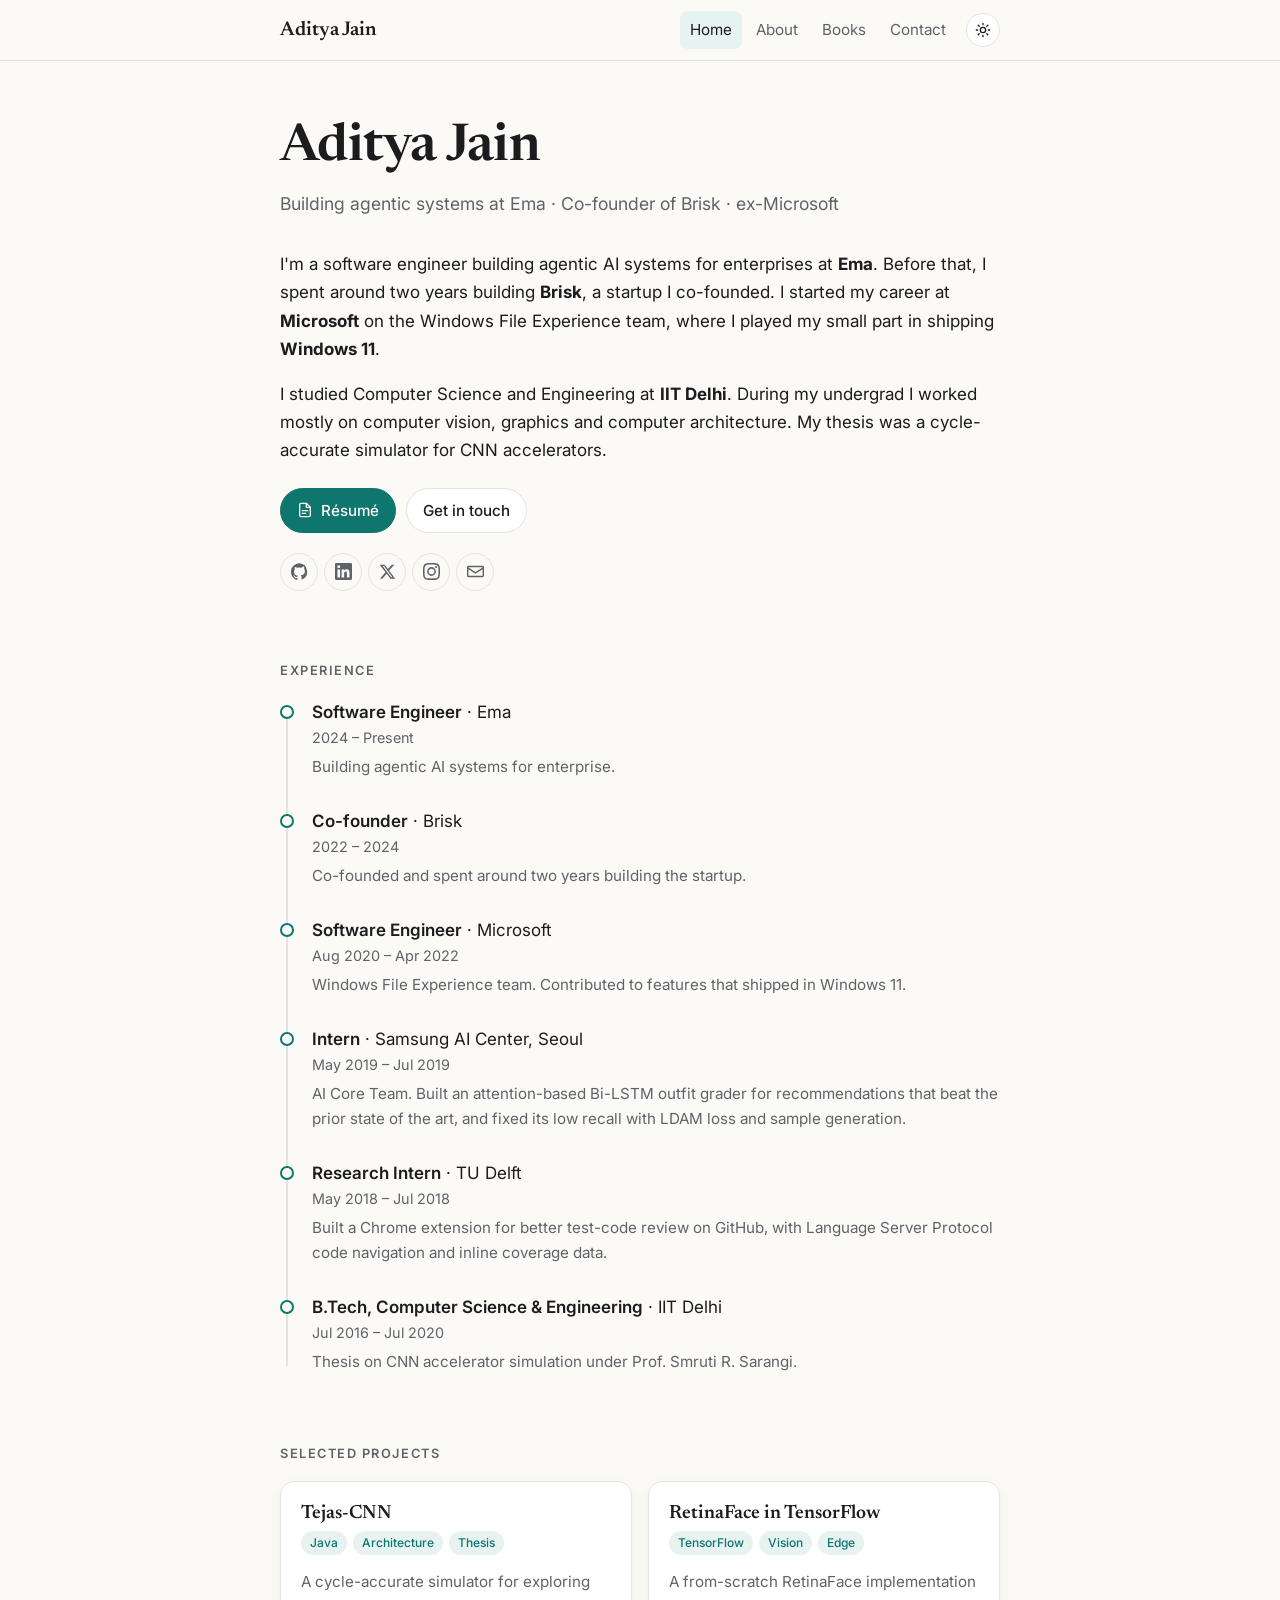
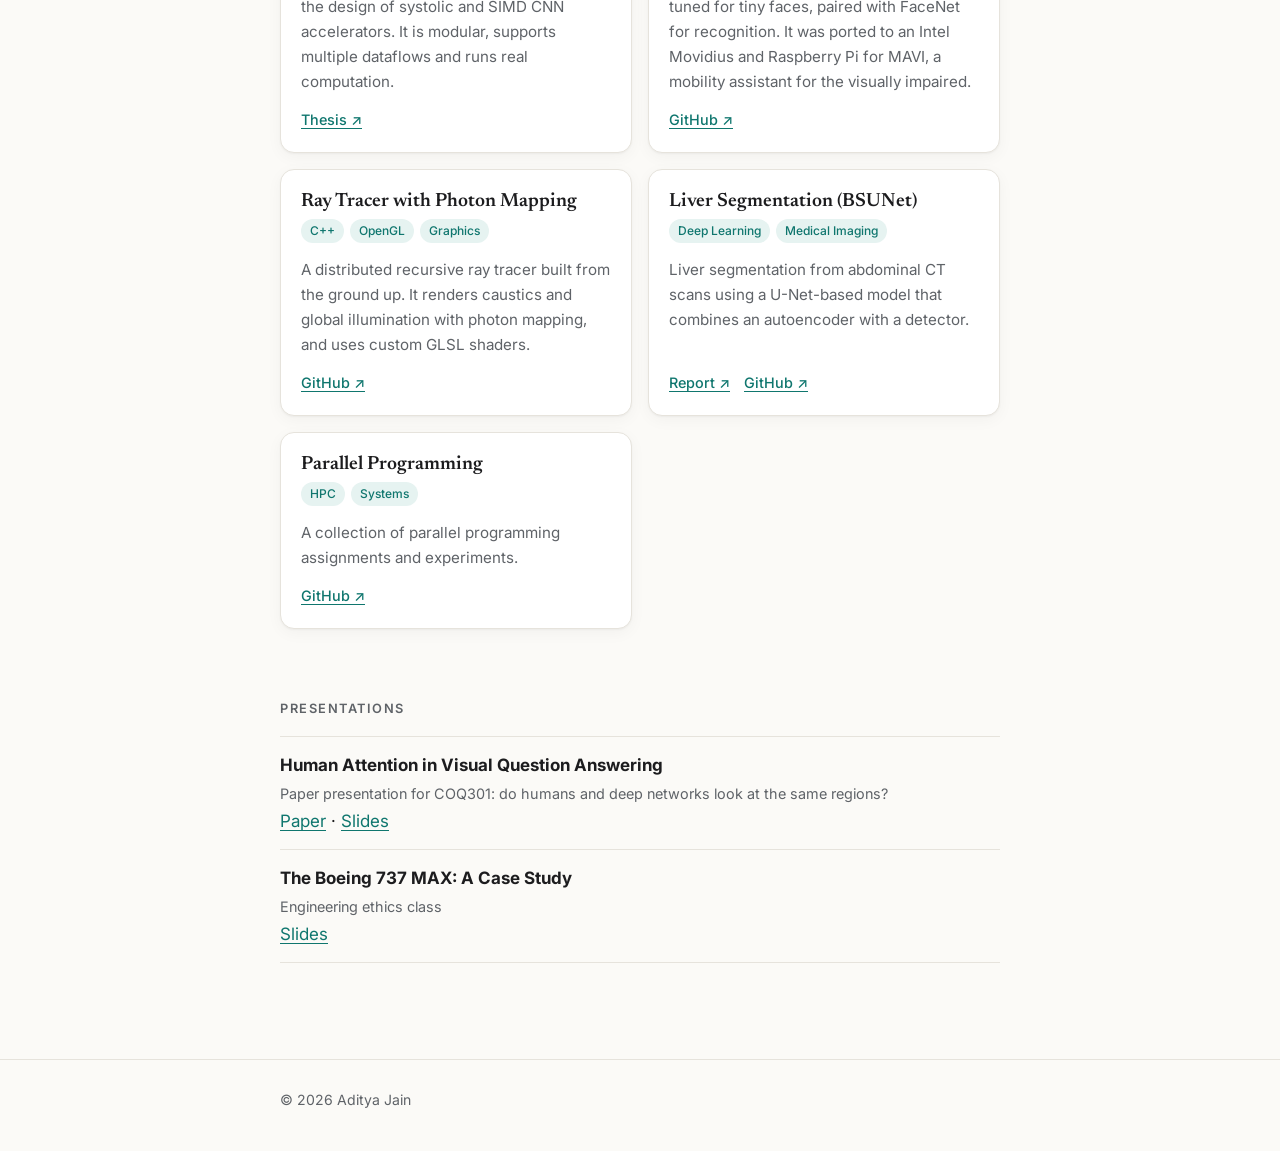
<file: index.html>
<!DOCTYPE html>
<html lang="en">
<head>
  <meta charset="UTF-8">
  <meta name="viewport" content="width=device-width, initial-scale=1">
  <title>Aditya Jain — Software Engineer</title>
  <meta name="description" content="Aditya Jain — software engineer building agentic AI systems for enterprise at Ema. Previously co-founded Brisk and worked at Microsoft on Windows 11. IIT Delhi CS.">
  <meta property="og:title" content="Aditya Jain — Software Engineer">
  <meta property="og:description" content="Building agentic AI systems for enterprise at Ema. Previously co-founded Brisk and worked at Microsoft. IIT Delhi CS.">
  <meta property="og:type" content="website">
  <link rel="icon" href="data:image/svg+xml,<svg xmlns='http://www.w3.org/2000/svg' viewBox='0 0 100 100'><rect width='100' height='100' rx='22' fill='%230f766e'/><text x='50' y='68' font-size='54' text-anchor='middle' fill='white' font-family='Georgia,serif'>AJ</text></svg>">
  <link rel="preconnect" href="https://fonts.googleapis.com">
  <link rel="preconnect" href="https://fonts.gstatic.com" crossorigin>
  <link rel="stylesheet" href="https://fonts.googleapis.com/css2?family=Inter:wght@400;500;600&family=Newsreader:opsz,wght@6..72,500;6..72,600&display=swap">
  <link rel="stylesheet" href="style.css">
  <script src="theme.js"></script>
</head>
<body>
<a class="skip" href="#main">Skip to content</a>

<header class="site-header">
  <div class="wrap">
    <a class="brand" href="index.html"><span class="full">Aditya Jain</span><span class="short" aria-hidden="true">AJ</span></a>
    <nav class="nav" aria-label="Main">
      <a href="index.html" aria-current="page">Home</a>
      <a href="about.html">About</a>
      <a href="books.html">Books</a>
      <a href="contact.html">Contact</a>
      <button class="theme-toggle" type="button" aria-label="Toggle dark mode">
        <svg class="sun" viewBox="0 0 24 24" fill="none" stroke="currentColor" stroke-width="2" stroke-linecap="round"><circle cx="12" cy="12" r="4"/><path d="M12 2v2M12 20v2M4.9 4.9l1.4 1.4M17.7 17.7l1.4 1.4M2 12h2M20 12h2M4.9 19.1l1.4-1.4M17.7 6.3l1.4-1.4"/></svg>
        <svg class="moon" viewBox="0 0 24 24" fill="none" stroke="currentColor" stroke-width="2" stroke-linecap="round" stroke-linejoin="round"><path d="M21 12.8A9 9 0 1 1 11.2 3a7 7 0 0 0 9.8 9.8z"/></svg>
      </button>
    </nav>
  </div>
</header>

<main id="main" class="wrap">

  <section class="hero" aria-label="Introduction">
    <h1>Aditya Jain</h1>
    <p class="tagline">Building agentic systems at Ema · Co-founder of Brisk · ex-Microsoft</p>
  </section>

  <section class="bio" aria-label="Bio">
    <p>
      I'm a software engineer building agentic AI systems for enterprises at
      <strong>Ema</strong>. Before that, I spent around two years building
      <strong>Brisk</strong>, a startup I co-founded. I started my career at <strong>Microsoft</strong> on
      the Windows File Experience team, where I played my small part in shipping
      <strong>Windows 11</strong>.
    </p>
    <p>
      I studied Computer Science and Engineering at <strong>IIT Delhi</strong>. During my
      undergrad I worked mostly on computer vision, graphics and computer
      architecture. My thesis was a cycle-accurate simulator for CNN accelerators.
    </p>
    <div class="actions">
      <a class="btn primary" href="resume.pdf" target="_blank" rel="noopener">
        <svg width="16" height="16" viewBox="0 0 24 24" fill="none" stroke="currentColor" stroke-width="2" stroke-linecap="round" stroke-linejoin="round"><path d="M14 2H6a2 2 0 0 0-2 2v16a2 2 0 0 0 2 2h12a2 2 0 0 0 2-2V8z"/><path d="M14 2v6h6M8 13h8M8 17h5"/></svg>
        Résumé
      </a>
      <a class="btn" href="contact.html">Get in touch</a>
    </div>
    <div class="socials">
      <a href="https://github.com/aditya0212jain" target="_blank" rel="noopener" aria-label="GitHub"><svg viewBox="0 0 24 24"><path d="M12 .5a12 12 0 0 0-3.8 23.4c.6.1.8-.3.8-.6v-2.2c-3.3.7-4-1.4-4-1.4-.6-1.4-1.4-1.8-1.4-1.8-1-.7.1-.7.1-.7 1.2.1 1.8 1.2 1.8 1.2 1 1.8 2.8 1.3 3.5 1 .1-.8.4-1.3.7-1.6-2.7-.3-5.5-1.3-5.5-5.9 0-1.3.5-2.4 1.2-3.2-.1-.3-.5-1.5.1-3.2 0 0 1-.3 3.3 1.2a11.5 11.5 0 0 1 6 0C17.3 4.6 18.3 5 18.3 5c.7 1.7.2 2.9.1 3.2.8.8 1.2 1.9 1.2 3.2 0 4.6-2.8 5.6-5.5 5.9.4.4.8 1.1.8 2.2v3.3c0 .3.2.7.8.6A12 12 0 0 0 12 .5z"/></svg></a>
      <a href="https://www.linkedin.com/in/aditya-jain-6a0373137/" target="_blank" rel="noopener" aria-label="LinkedIn"><svg viewBox="0 0 24 24"><path d="M20.4 20.5h-3.6v-5.6c0-1.3 0-3-1.8-3s-2.1 1.4-2.1 2.9v5.7H9.3V9h3.4v1.6h.1c.5-.9 1.6-1.8 3.4-1.8 3.6 0 4.3 2.4 4.3 5.5v6.2zM5.3 7.4a2.1 2.1 0 1 1 0-4.2 2.1 2.1 0 0 1 0 4.2zM7.1 20.5H3.5V9h3.6v11.5zM22.2 0H1.8C.8 0 0 .8 0 1.7v20.6c0 .9.8 1.7 1.8 1.7h20.4c1 0 1.8-.8 1.8-1.7V1.7C24 .8 23.2 0 22.2 0z"/></svg></a>
      <a href="https://twitter.com/aditya0212jain" target="_blank" rel="noopener" aria-label="X (Twitter)"><svg viewBox="0 0 24 24"><path d="M18.2 2.3h3.4l-7.4 8.4 8.7 11.5h-6.8l-5.3-7-6.1 7H1.3l7.9-9L.9 2.3h7l4.8 6.3 5.5-6.3zm-1.2 17.9h1.9L7.1 4.2H5.1l11.9 16z"/></svg></a>
      <a href="https://www.instagram.com/aditya0212jain" target="_blank" rel="noopener" aria-label="Instagram"><svg viewBox="0 0 24 24"><path d="M12 2.2c3.2 0 3.6 0 4.8.1 3.3.1 4.8 1.7 4.9 4.9.1 1.3.1 1.6.1 4.8s0 3.6-.1 4.8c-.1 3.2-1.7 4.8-4.9 4.9-1.3.1-1.6.1-4.8.1s-3.6 0-4.8-.1c-3.3-.1-4.8-1.7-4.9-4.9C2.2 15.6 2.2 15.2 2.2 12s0-3.6.1-4.8C2.4 3.9 3.9 2.4 7.2 2.3c1.2-.1 1.6-.1 4.8-.1zM12 0C8.7 0 8.3 0 7.1.1 2.7.3.3 2.7.1 7.1 0 8.3 0 8.7 0 12s0 3.7.1 4.9c.2 4.4 2.6 6.8 7 7 1.2.1 1.6.1 4.9.1s3.7 0 4.9-.1c4.4-.2 6.8-2.6 7-7 .1-1.2.1-1.6.1-4.9s0-3.7-.1-4.9c-.2-4.4-2.6-6.8-7-7C15.7 0 15.3 0 12 0zm0 5.8a6.2 6.2 0 1 0 0 12.4 6.2 6.2 0 0 0 0-12.4zM12 16a4 4 0 1 1 0-8 4 4 0 0 1 0 8zm6.4-11.8a1.4 1.4 0 1 0 0 2.9 1.4 1.4 0 0 0 0-2.9z"/></svg></a>
      <a href="mailto:aditya0212jain@gmail.com" aria-label="Email"><svg viewBox="0 0 24 24"><path d="M2 4h20a2 2 0 0 1 2 2v12a2 2 0 0 1-2 2H2a2 2 0 0 1-2-2V6a2 2 0 0 1 2-2zm0 2v.5l10 6.3 10-6.3V6H2zm20 2.9-9.5 6a1 1 0 0 1-1 0L2 8.9V18h20V8.9z"/></svg></a>
    </div>
  </section>

  <section id="experience">
    <h2 class="section-title">Experience</h2>
    <ul class="timeline">
      <li>
        <span class="role">Software Engineer</span> · <span class="org">Ema</span>
        <span class="when">2024 – Present</span>
        <p class="desc">Building agentic AI systems for enterprise.</p>
      </li>
      <li>
        <span class="role">Co-founder</span> · <span class="org">Brisk</span>
        <span class="when">2022 – 2024</span>
        <p class="desc">Co-founded and spent around two years building the startup.</p>
      </li>
      <li>
        <span class="role">Software Engineer</span> · <span class="org">Microsoft</span>
        <span class="when">Aug 2020 – Apr 2022</span>
        <p class="desc">Windows File Experience team. Contributed to features that shipped in Windows 11.</p>
      </li>
      <li>
        <span class="role">Intern</span> · <span class="org">Samsung AI Center, Seoul</span>
        <span class="when">May 2019 – Jul 2019</span>
        <p class="desc">AI Core Team. Built an attention-based Bi-LSTM outfit grader for recommendations that beat the prior state of the art, and fixed its low recall with LDAM loss and sample generation.</p>
      </li>
      <li>
        <span class="role">Research Intern</span> · <span class="org">TU Delft</span>
        <span class="when">May 2018 – Jul 2018</span>
        <p class="desc">Built a Chrome extension for better test-code review on GitHub, with Language Server Protocol code navigation and inline coverage data.</p>
      </li>
      <li>
        <span class="role">B.Tech, Computer Science &amp; Engineering</span> · <span class="org">IIT Delhi</span>
        <span class="when">Jul 2016 – Jul 2020</span>
        <p class="desc">Thesis on CNN accelerator simulation under Prof. Smruti R. Sarangi.</p>
      </li>
    </ul>
  </section>

  <section id="projects">
    <h2 class="section-title">Selected projects</h2>
    <div class="cards">
      <article class="card">
        <h3>Tejas-CNN</h3>
        <div class="tags"><span class="tag">Java</span><span class="tag">Architecture</span><span class="tag">Thesis</span></div>
        <p>A cycle-accurate simulator for exploring the design of systolic and SIMD CNN accelerators. It is modular, supports multiple dataflows and runs real computation.</p>
        <div class="links"><a href="btp_thesis.pdf" target="_blank" rel="noopener">Thesis ↗</a></div>
      </article>
      <article class="card">
        <h3>RetinaFace in TensorFlow</h3>
        <div class="tags"><span class="tag">TensorFlow</span><span class="tag">Vision</span><span class="tag">Edge</span></div>
        <p>A from-scratch RetinaFace implementation tuned for tiny faces, paired with FaceNet for recognition. It was ported to an Intel Movidius and Raspberry Pi for MAVI, a mobility assistant for the visually impaired.</p>
        <div class="links"><a href="https://github.com/aditya0212jain/retinaface_tensorflow" target="_blank" rel="noopener">GitHub ↗</a></div>
      </article>
      <article class="card">
        <h3>Ray Tracer with Photon Mapping</h3>
        <div class="tags"><span class="tag">C++</span><span class="tag">OpenGL</span><span class="tag">Graphics</span></div>
        <p>A distributed recursive ray tracer built from the ground up. It renders caustics and global illumination with photon mapping, and uses custom GLSL shaders.</p>
        <div class="links"><a href="https://github.com/aditya0212jain/Photon_mapping" target="_blank" rel="noopener">GitHub ↗</a></div>
      </article>
      <article class="card">
        <h3>Liver Segmentation (BSUNet)</h3>
        <div class="tags"><span class="tag">Deep Learning</span><span class="tag">Medical Imaging</span></div>
        <p>Liver segmentation from abdominal CT scans using a U-Net-based model that combines an autoencoder with a detector.</p>
        <div class="links">
          <a href="files/LiverSegmentation.pdf" target="_blank" rel="noopener">Report ↗</a>
          <a href="https://github.com/aditya0212jain/Liver_Segmentation_BSUNet" target="_blank" rel="noopener">GitHub ↗</a>
        </div>
      </article>
      <article class="card">
        <h3>Parallel Programming</h3>
        <div class="tags"><span class="tag">HPC</span><span class="tag">Systems</span></div>
        <p>A collection of parallel programming assignments and experiments.</p>
        <div class="links"><a href="https://github.com/aditya0212jain/Parallel_Programming" target="_blank" rel="noopener">GitHub ↗</a></div>
      </article>
    </div>
  </section>

  <section id="talks">
    <h2 class="section-title">Presentations</h2>
    <ul class="list">
      <li>
        <strong>Human Attention in Visual Question Answering</strong><br>
        <span class="meta">Paper presentation for COQ301: do humans and deep networks look at the same regions?</span><br>
        <a href="https://arxiv.org/abs/1606.03556" target="_blank" rel="noopener">Paper</a> ·
        <a href="files/coq301.pptx">Slides</a>
      </li>
      <li>
        <strong>The Boeing 737 MAX: A Case Study</strong><br>
        <span class="meta">Engineering ethics class</span><br>
        <a href="files/boeing_crash.pptx">Slides</a>
      </li>
    </ul>
  </section>

</main>

<footer class="site-footer">
  <div class="wrap">© <span id="year">2026</span> Aditya Jain</div>
</footer>
</body>
</html>
</file>
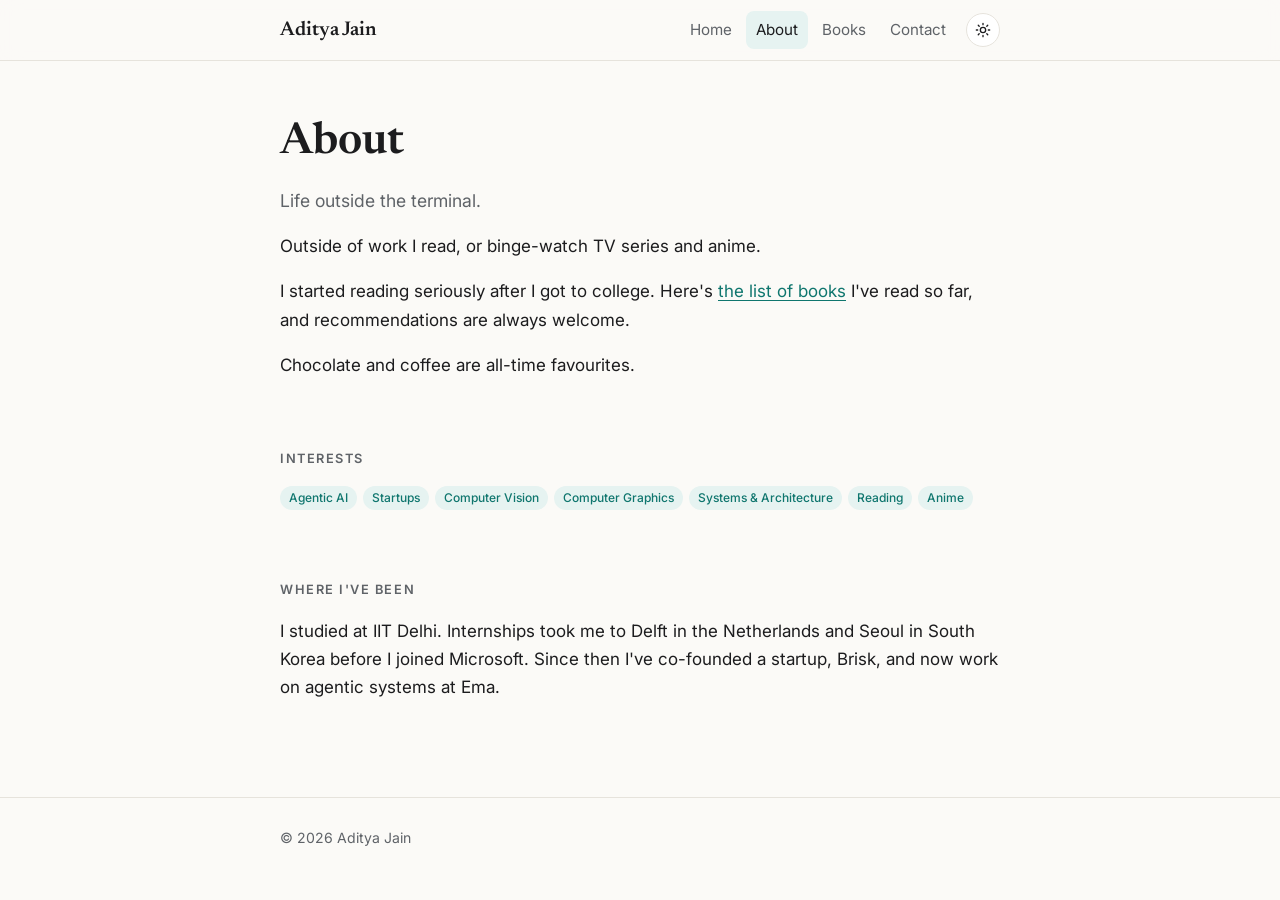
<file: about.html>
<!DOCTYPE html>
<html lang="en">
<head>
  <meta charset="UTF-8">
  <meta name="viewport" content="width=device-width, initial-scale=1">
  <title>About — Aditya Jain</title>
  <meta name="description" content="About Aditya Jain: interests, reading and the things outside of work.">
  <meta property="og:title" content="About — Aditya Jain">
  <meta property="og:description" content="About Aditya Jain: interests, reading and the things outside of work.">
  <meta property="og:type" content="website">
  <link rel="icon" href="data:image/svg+xml,<svg xmlns='http://www.w3.org/2000/svg' viewBox='0 0 100 100'><rect width='100' height='100' rx='22' fill='%230f766e'/><text x='50' y='68' font-size='54' text-anchor='middle' fill='white' font-family='Georgia,serif'>AJ</text></svg>">
  <link rel="preconnect" href="https://fonts.googleapis.com">
  <link rel="preconnect" href="https://fonts.gstatic.com" crossorigin>
  <link rel="stylesheet" href="https://fonts.googleapis.com/css2?family=Inter:wght@400;500;600&family=Newsreader:opsz,wght@6..72,500;6..72,600&display=swap">
  <link rel="stylesheet" href="style.css">
  <script src="theme.js"></script>
</head>
<body>
<a class="skip" href="#main">Skip to content</a>

<header class="site-header">
  <div class="wrap">
    <a class="brand" href="index.html"><span class="full">Aditya Jain</span><span class="short" aria-hidden="true">AJ</span></a>
    <nav class="nav" aria-label="Main">
      <a href="index.html">Home</a>
      <a href="about.html" aria-current="page">About</a>
      <a href="books.html">Books</a>
      <a href="contact.html">Contact</a>
      <button class="theme-toggle" type="button" aria-label="Toggle dark mode">
        <svg class="sun" viewBox="0 0 24 24" fill="none" stroke="currentColor" stroke-width="2" stroke-linecap="round"><circle cx="12" cy="12" r="4"/><path d="M12 2v2M12 20v2M4.9 4.9l1.4 1.4M17.7 17.7l1.4 1.4M2 12h2M20 12h2M4.9 19.1l1.4-1.4M17.7 6.3l1.4-1.4"/></svg>
        <svg class="moon" viewBox="0 0 24 24" fill="none" stroke="currentColor" stroke-width="2" stroke-linecap="round" stroke-linejoin="round"><path d="M21 12.8A9 9 0 1 1 11.2 3a7 7 0 0 0 9.8 9.8z"/></svg>
      </button>
    </nav>
  </div>
</header>

<main id="main" class="wrap">

  <section>
    <h1 class="page-title">About</h1>
    <p class="lead">Life outside the terminal.</p>
    <p>Outside of work I read, or binge-watch TV series and anime.</p>
    <p>I started reading seriously after I got to college. Here's <a href="books.html">the list of books</a> I've read so far, and recommendations are always welcome.</p>
    <p>Chocolate and coffee are all-time favourites.</p>
  </section>

  <section>
    <h2 class="section-title">Interests</h2>
    <div class="tags">
      <span class="tag">Agentic AI</span>
      <span class="tag">Startups</span>
      <span class="tag">Computer Vision</span>
      <span class="tag">Computer Graphics</span>
      <span class="tag">Systems &amp; Architecture</span>
      <span class="tag">Reading</span>
      <span class="tag">Anime</span>
    </div>
  </section>

  <section>
    <h2 class="section-title">Where I've been</h2>
    <p>I studied at IIT Delhi. Internships took me to Delft in the Netherlands and Seoul in South Korea before I joined Microsoft. Since then I've co-founded a startup, Brisk, and now work on agentic systems at Ema.</p>
  </section>

</main>

<footer class="site-footer">
  <div class="wrap">© <span id="year">2026</span> Aditya Jain</div>
</footer>
</body>
</html>
</file>
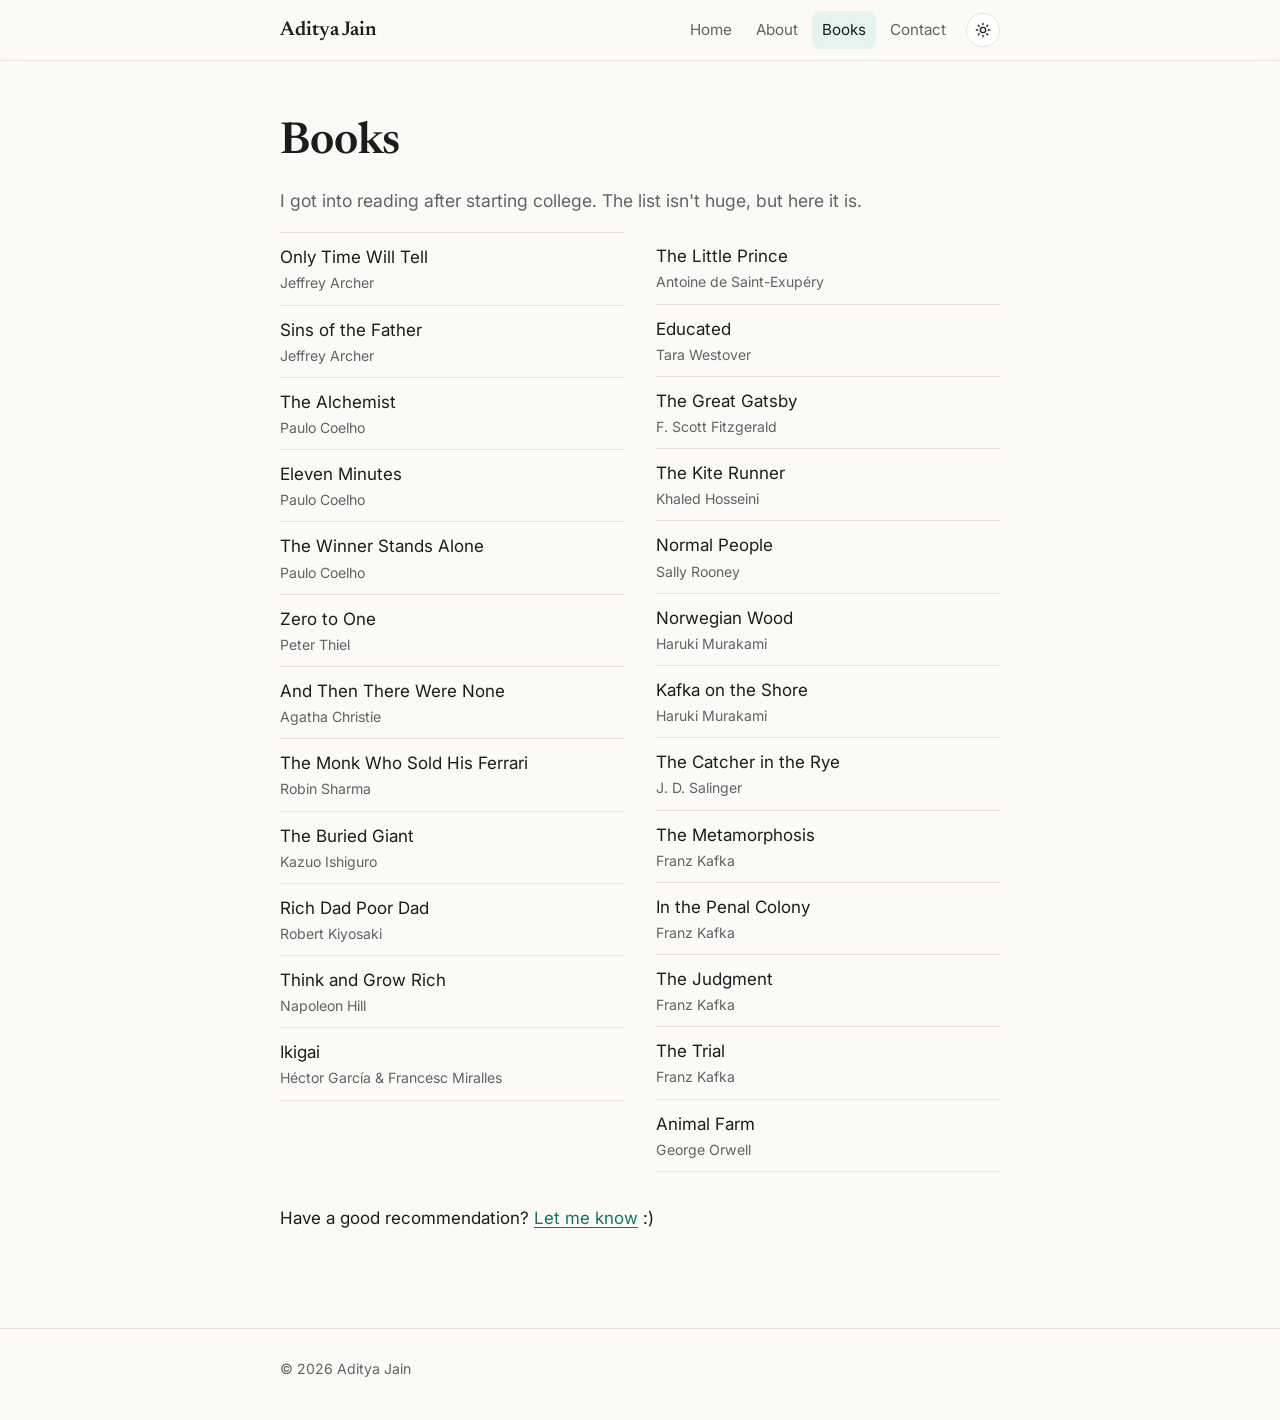
<file: books.html>
<!DOCTYPE html>
<html lang="en">
<head>
  <meta charset="UTF-8">
  <meta name="viewport" content="width=device-width, initial-scale=1">
  <title>Books — Aditya Jain</title>
  <meta name="description" content="Books Aditya Jain has read.">
  <meta property="og:title" content="Books — Aditya Jain">
  <meta property="og:description" content="Books Aditya Jain has read.">
  <meta property="og:type" content="website">
  <link rel="icon" href="data:image/svg+xml,<svg xmlns='http://www.w3.org/2000/svg' viewBox='0 0 100 100'><rect width='100' height='100' rx='22' fill='%230f766e'/><text x='50' y='68' font-size='54' text-anchor='middle' fill='white' font-family='Georgia,serif'>AJ</text></svg>">
  <link rel="preconnect" href="https://fonts.googleapis.com">
  <link rel="preconnect" href="https://fonts.gstatic.com" crossorigin>
  <link rel="stylesheet" href="https://fonts.googleapis.com/css2?family=Inter:wght@400;500;600&family=Newsreader:opsz,wght@6..72,500;6..72,600&display=swap">
  <link rel="stylesheet" href="style.css">
  <script src="theme.js"></script>
</head>
<body>
<a class="skip" href="#main">Skip to content</a>

<header class="site-header">
  <div class="wrap">
    <a class="brand" href="index.html"><span class="full">Aditya Jain</span><span class="short" aria-hidden="true">AJ</span></a>
    <nav class="nav" aria-label="Main">
      <a href="index.html">Home</a>
      <a href="about.html">About</a>
      <a href="books.html" aria-current="page">Books</a>
      <a href="contact.html">Contact</a>
      <button class="theme-toggle" type="button" aria-label="Toggle dark mode">
        <svg class="sun" viewBox="0 0 24 24" fill="none" stroke="currentColor" stroke-width="2" stroke-linecap="round"><circle cx="12" cy="12" r="4"/><path d="M12 2v2M12 20v2M4.9 4.9l1.4 1.4M17.7 17.7l1.4 1.4M2 12h2M20 12h2M4.9 19.1l1.4-1.4M17.7 6.3l1.4-1.4"/></svg>
        <svg class="moon" viewBox="0 0 24 24" fill="none" stroke="currentColor" stroke-width="2" stroke-linecap="round" stroke-linejoin="round"><path d="M21 12.8A9 9 0 1 1 11.2 3a7 7 0 0 0 9.8 9.8z"/></svg>
      </button>
    </nav>
  </div>
</header>

<main id="main" class="wrap">

  <section>
    <h1 class="page-title">Books</h1>
    <p class="lead">I got into reading after starting college. The list isn't huge, but here it is.</p>
    <ul class="list books">
      <li>Only Time Will Tell<span class="author">Jeffrey Archer</span></li>
      <li>Sins of the Father<span class="author">Jeffrey Archer</span></li>
      <li>The Alchemist<span class="author">Paulo Coelho</span></li>
      <li>Eleven Minutes<span class="author">Paulo Coelho</span></li>
      <li>The Winner Stands Alone<span class="author">Paulo Coelho</span></li>
      <li>Zero to One<span class="author">Peter Thiel</span></li>
      <li>And Then There Were None<span class="author">Agatha Christie</span></li>
      <li>The Monk Who Sold His Ferrari<span class="author">Robin Sharma</span></li>
      <li>The Buried Giant<span class="author">Kazuo Ishiguro</span></li>
      <li>Rich Dad Poor Dad<span class="author">Robert Kiyosaki</span></li>
      <li>Think and Grow Rich<span class="author">Napoleon Hill</span></li>
      <li>Ikigai<span class="author">Héctor García & Francesc Miralles</span></li>
      <li>The Little Prince<span class="author">Antoine de Saint-Exupéry</span></li>
      <li>Educated<span class="author">Tara Westover</span></li>
      <li>The Great Gatsby<span class="author">F. Scott Fitzgerald</span></li>
      <li>The Kite Runner<span class="author">Khaled Hosseini</span></li>
      <li>Normal People<span class="author">Sally Rooney</span></li>
      <li>Norwegian Wood<span class="author">Haruki Murakami</span></li>
      <li>Kafka on the Shore<span class="author">Haruki Murakami</span></li>
      <li>The Catcher in the Rye<span class="author">J. D. Salinger</span></li>
      <li>The Metamorphosis<span class="author">Franz Kafka</span></li>
      <li>In the Penal Colony<span class="author">Franz Kafka</span></li>
      <li>The Judgment<span class="author">Franz Kafka</span></li>
      <li>The Trial<span class="author">Franz Kafka</span></li>
      <li>Animal Farm<span class="author">George Orwell</span></li>
    </ul>
    <p style="margin-top: 32px;">Have a good recommendation? <a href="contact.html">Let me know</a> :)</p>
  </section>

</main>

<footer class="site-footer">
  <div class="wrap">© <span id="year">2026</span> Aditya Jain</div>
</footer>
</body>
</html>
</file>
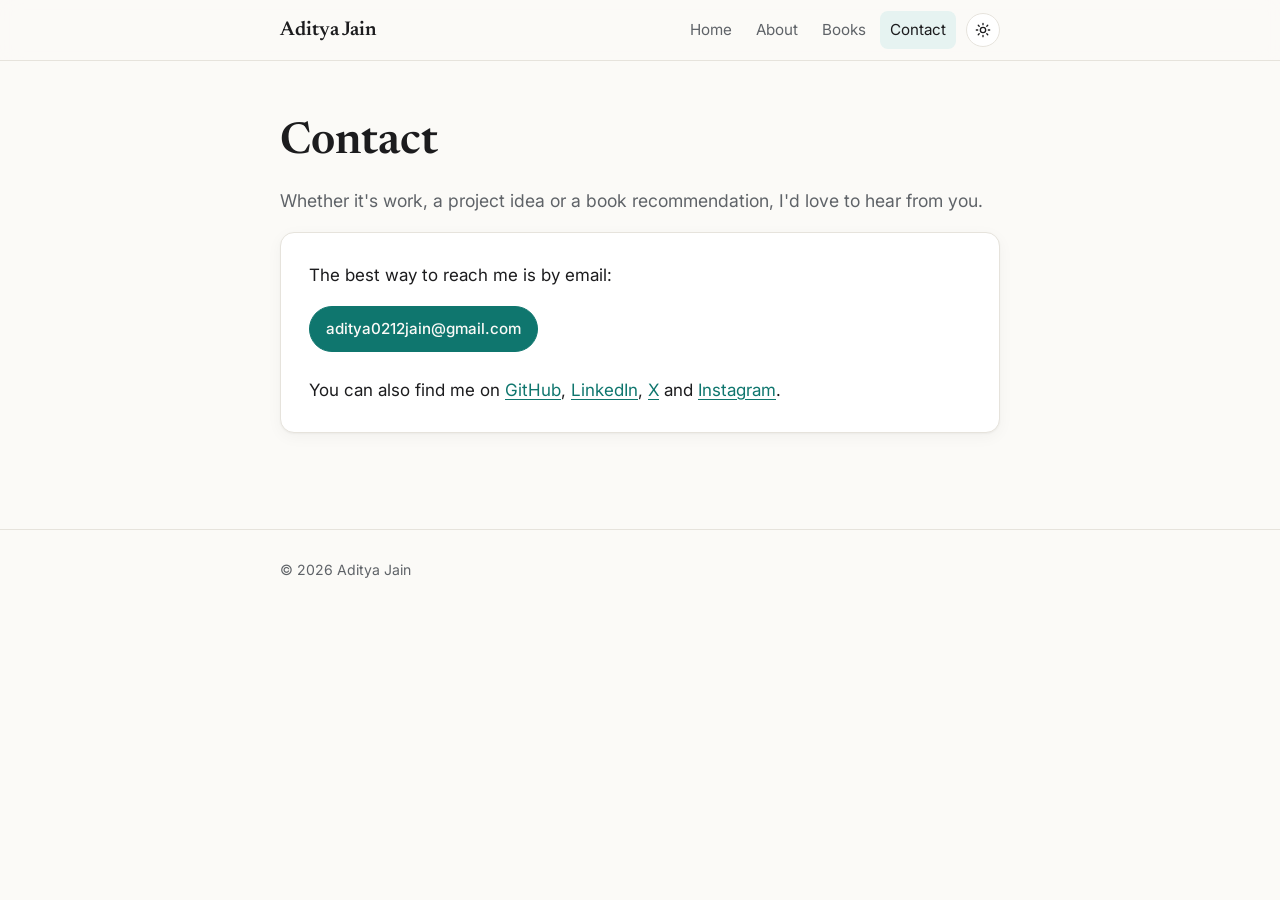
<file: contact.html>
<!DOCTYPE html>
<html lang="en">
<head>
  <meta charset="UTF-8">
  <meta name="viewport" content="width=device-width, initial-scale=1">
  <title>Contact — Aditya Jain</title>
  <meta name="description" content="Get in touch with Aditya Jain.">
  <meta property="og:title" content="Contact — Aditya Jain">
  <meta property="og:description" content="Get in touch with Aditya Jain.">
  <meta property="og:type" content="website">
  <link rel="icon" href="data:image/svg+xml,<svg xmlns='http://www.w3.org/2000/svg' viewBox='0 0 100 100'><rect width='100' height='100' rx='22' fill='%230f766e'/><text x='50' y='68' font-size='54' text-anchor='middle' fill='white' font-family='Georgia,serif'>AJ</text></svg>">
  <link rel="preconnect" href="https://fonts.googleapis.com">
  <link rel="preconnect" href="https://fonts.gstatic.com" crossorigin>
  <link rel="stylesheet" href="https://fonts.googleapis.com/css2?family=Inter:wght@400;500;600&family=Newsreader:opsz,wght@6..72,500;6..72,600&display=swap">
  <link rel="stylesheet" href="style.css">
  <script src="theme.js"></script>
</head>
<body>
<a class="skip" href="#main">Skip to content</a>

<header class="site-header">
  <div class="wrap">
    <a class="brand" href="index.html"><span class="full">Aditya Jain</span><span class="short" aria-hidden="true">AJ</span></a>
    <nav class="nav" aria-label="Main">
      <a href="index.html">Home</a>
      <a href="about.html">About</a>
      <a href="books.html">Books</a>
      <a href="contact.html" aria-current="page">Contact</a>
      <button class="theme-toggle" type="button" aria-label="Toggle dark mode">
        <svg class="sun" viewBox="0 0 24 24" fill="none" stroke="currentColor" stroke-width="2" stroke-linecap="round"><circle cx="12" cy="12" r="4"/><path d="M12 2v2M12 20v2M4.9 4.9l1.4 1.4M17.7 17.7l1.4 1.4M2 12h2M20 12h2M4.9 19.1l1.4-1.4M17.7 6.3l1.4-1.4"/></svg>
        <svg class="moon" viewBox="0 0 24 24" fill="none" stroke="currentColor" stroke-width="2" stroke-linecap="round" stroke-linejoin="round"><path d="M21 12.8A9 9 0 1 1 11.2 3a7 7 0 0 0 9.8 9.8z"/></svg>
      </button>
    </nav>
  </div>
</header>

<main id="main" class="wrap">

  <section>
    <h1 class="page-title">Contact</h1>
    <p class="lead">Whether it's work, a project idea or a book recommendation, I'd love to hear from you.</p>
    <div class="contact-box">
      <p>The best way to reach me is by email:</p>
      <a class="btn primary" href="mailto:aditya0212jain@gmail.com">aditya0212jain@gmail.com</a>
      <p style="margin: 24px 0 0;">You can also find me on
        <a href="https://github.com/aditya0212jain" target="_blank" rel="noopener">GitHub</a>,
        <a href="https://www.linkedin.com/in/aditya-jain-6a0373137/" target="_blank" rel="noopener">LinkedIn</a>,
        <a href="https://twitter.com/aditya0212jain" target="_blank" rel="noopener">X</a> and
        <a href="https://www.instagram.com/aditya0212jain" target="_blank" rel="noopener">Instagram</a>.
      </p>
    </div>
  </section>

</main>

<footer class="site-footer">
  <div class="wrap">© <span id="year">2026</span> Aditya Jain</div>
</footer>
</body>
</html>
</file>
<file: style.css>
/* ---------- Tokens ---------- */
:root {
  --bg: #fbfaf7;
  --surface: #ffffff;
  --text: #1c1c1e;
  --muted: #5f6368;
  --border: #e6e3dc;
  --accent: #0f766e;
  --accent-soft: #e6f3f1;
  --shadow: 0 1px 2px rgba(0, 0, 0, .04), 0 4px 16px rgba(0, 0, 0, .04);
  --radius: 14px;
  --max: 760px;
  --serif: "Newsreader", Georgia, serif;
  --sans: "Inter", system-ui, -apple-system, "Segoe UI", Roboto, sans-serif;
  color-scheme: light;
}

@media (prefers-color-scheme: dark) {
  :root:not([data-theme="light"]) {
    --bg: #111213;
    --surface: #18191b;
    --text: #ececec;
    --muted: #9aa0a6;
    --border: #2a2c2f;
    --accent: #5eead4;
    --accent-soft: #15302d;
    --shadow: none;
    color-scheme: dark;
  }
}

:root[data-theme="dark"] {
  --bg: #111213;
  --surface: #18191b;
  --text: #ececec;
  --muted: #9aa0a6;
  --border: #2a2c2f;
  --accent: #5eead4;
  --accent-soft: #15302d;
  --shadow: none;
  color-scheme: dark;
}

/* ---------- Base ---------- */
*, *::before, *::after { box-sizing: border-box; }

html { scroll-behavior: smooth; }

body {
  margin: 0;
  background: var(--bg);
  color: var(--text);
  font: 400 17px/1.65 var(--sans);
  -webkit-font-smoothing: antialiased;
}

a { color: var(--accent); text-decoration-thickness: 1px; text-underline-offset: 3px; }
a:hover { text-decoration-thickness: 2px; }

h1, h2, h3 { font-family: var(--serif); font-weight: 600; line-height: 1.2; margin: 0; }

img { max-width: 100%; display: block; }

.wrap { max-width: var(--max); margin: 0 auto; padding-left: 20px; padding-right: 20px; }

.skip {
  position: absolute; left: -999px; top: 8px;
  background: var(--surface); padding: 8px 12px; border-radius: 8px;
}
.skip:focus { left: 8px; z-index: 100; }

/* ---------- Header ---------- */
.site-header {
  position: sticky; top: 0; z-index: 10;
  background: color-mix(in srgb, var(--bg) 85%, transparent);
  backdrop-filter: blur(10px);
  -webkit-backdrop-filter: blur(10px);
  border-bottom: 1px solid var(--border);
}
.site-header .wrap {
  display: flex; align-items: center; justify-content: space-between;
  height: 60px; gap: 12px;
}
.brand {
  font-family: var(--serif); font-size: 1.25rem; font-weight: 600;
  color: var(--text); text-decoration: none; white-space: nowrap;
}
.brand .short { display: none; }
.nav { display: flex; align-items: center; gap: 4px; }
.nav a {
  color: var(--muted); text-decoration: none; font-size: .95rem;
  padding: 6px 10px; border-radius: 8px;
}
.nav a:hover, .nav a[aria-current="page"] { color: var(--text); background: var(--accent-soft); }

.theme-toggle {
  border: 1px solid var(--border); background: var(--surface); color: var(--text);
  width: 34px; height: 34px; border-radius: 50%; cursor: pointer;
  display: grid; place-items: center; margin-left: 6px; padding: 0;
}
.theme-toggle svg { width: 16px; height: 16px; }
.theme-toggle .moon { display: none; }
:root[data-theme="dark"] .theme-toggle .sun { display: none; }
:root[data-theme="dark"] .theme-toggle .moon { display: block; }
@media (prefers-color-scheme: dark) {
  :root:not([data-theme="light"]) .theme-toggle .sun { display: none; }
  :root:not([data-theme="light"]) .theme-toggle .moon { display: block; }
}

/* ---------- Sections ---------- */
main { padding: 56px 0 24px; }
section { margin-bottom: 72px; scroll-margin-top: 80px; }
.section-title {
  font-size: .8rem; font-family: var(--sans); font-weight: 600;
  letter-spacing: .12em; text-transform: uppercase; color: var(--muted);
  margin-bottom: 20px;
}
.page-title { font-size: clamp(2rem, 6vw, 2.75rem); margin-bottom: 16px; }
.lead { font-size: 1.1rem; color: var(--muted); margin-top: 0; }

/* ---------- Hero ---------- */
.hero { margin-bottom: 32px; }
.hero h1 { font-size: clamp(2.25rem, 7vw, 3.25rem); letter-spacing: -.01em; }
.hero .tagline { color: var(--muted); margin: 10px 0 0; font-size: 1.1rem; }

.bio p { margin: 0 0 1em; }

.actions { display: flex; flex-wrap: wrap; gap: 10px; margin-top: 24px; }
.btn {
  display: inline-flex; align-items: center; gap: 8px;
  padding: 9px 16px; border-radius: 999px; font-size: .95rem; font-weight: 500;
  text-decoration: none; border: 1px solid var(--border);
  color: var(--text); background: var(--surface);
}
.btn:hover { border-color: var(--accent); }
.btn.primary { background: var(--accent); border-color: var(--accent); color: var(--bg); }
.btn.primary:hover { opacity: .9; }

.socials { display: flex; gap: 6px; margin-top: 20px; }
.socials a {
  width: 38px; height: 38px; border-radius: 50%;
  display: grid; place-items: center; color: var(--muted);
  border: 1px solid var(--border);
}
.socials a:hover { color: var(--accent); border-color: var(--accent); }
.socials svg { width: 17px; height: 17px; fill: currentColor; }

/* ---------- Timeline ---------- */
.timeline { list-style: none; margin: 0; padding: 0; position: relative; }
.timeline::before {
  content: ""; position: absolute; left: 6px; top: 8px; bottom: 8px;
  width: 2px; background: var(--border);
}
.timeline li { position: relative; padding-left: 32px; margin-bottom: 28px; }
.timeline li:last-child { margin-bottom: 0; }
.timeline li::before {
  content: ""; position: absolute; left: 0; top: 7px;
  width: 14px; height: 14px; border-radius: 50%;
  background: var(--bg); border: 2px solid var(--accent);
}
.timeline .role { font-weight: 600; }
.timeline .org { color: var(--text); }
.timeline .when { display: block; color: var(--muted); font-size: .9rem; }
.timeline .desc { color: var(--muted); margin: 4px 0 0; font-size: .95rem; }

/* ---------- Cards ---------- */
.cards { display: grid; grid-template-columns: repeat(2, 1fr); gap: 16px; }
.card {
  background: var(--surface); border: 1px solid var(--border);
  border-radius: var(--radius); padding: 20px; box-shadow: var(--shadow);
  display: flex; flex-direction: column;
  transition: transform .15s ease, border-color .15s ease;
}
.card:hover { transform: translateY(-2px); border-color: var(--accent); }
.card h3 { font-size: 1.2rem; margin-bottom: 6px; }
.card p { color: var(--muted); font-size: .95rem; margin: 0 0 14px; flex: 1; }
.tags { display: flex; flex-wrap: wrap; gap: 6px; margin-bottom: 14px; }
.tag {
  font-size: .75rem; padding: 2px 9px; border-radius: 999px;
  background: var(--accent-soft); color: var(--accent); font-weight: 500;
}
.links { display: flex; gap: 14px; font-size: .9rem; font-weight: 500; }

/* ---------- Lists ---------- */
.list { list-style: none; padding: 0; margin: 0; }
.list li { padding: 14px 0; border-bottom: 1px solid var(--border); }
.list li:first-child { border-top: 1px solid var(--border); }
.list .meta { color: var(--muted); font-size: .9rem; }

.books { columns: 2; column-gap: 32px; }
.books li { break-inside: avoid; padding: 10px 0; }
.books .author { display: block; color: var(--muted); font-size: .88rem; }

/* ---------- Contact ---------- */
.contact-box {
  background: var(--surface); border: 1px solid var(--border);
  border-radius: var(--radius); padding: 28px; box-shadow: var(--shadow);
}
.contact-box p { margin-top: 0; }

/* ---------- Footer ---------- */
.site-footer {
  border-top: 1px solid var(--border); color: var(--muted);
  font-size: .88rem; padding: 28px 0 40px;
}

/* ---------- Responsive ---------- */
@media (max-width: 640px) {
  body { font-size: 16px; }
  main { padding-top: 36px; }
  section { margin-bottom: 56px; }
  .cards { grid-template-columns: 1fr; }
  .books { columns: 1; }
  .nav a { padding: 6px 7px; font-size: .9rem; }
  .brand { font-size: 1.1rem; }
}

@media (max-width: 420px) {
  .brand .full { display: none; }
  .brand .short { display: inline; }
  .nav { gap: 0; }
}

@media (prefers-reduced-motion: reduce) {
  html { scroll-behavior: auto; }
  .card { transition: none; }
  .card:hover { transform: none; }
}
</file>
